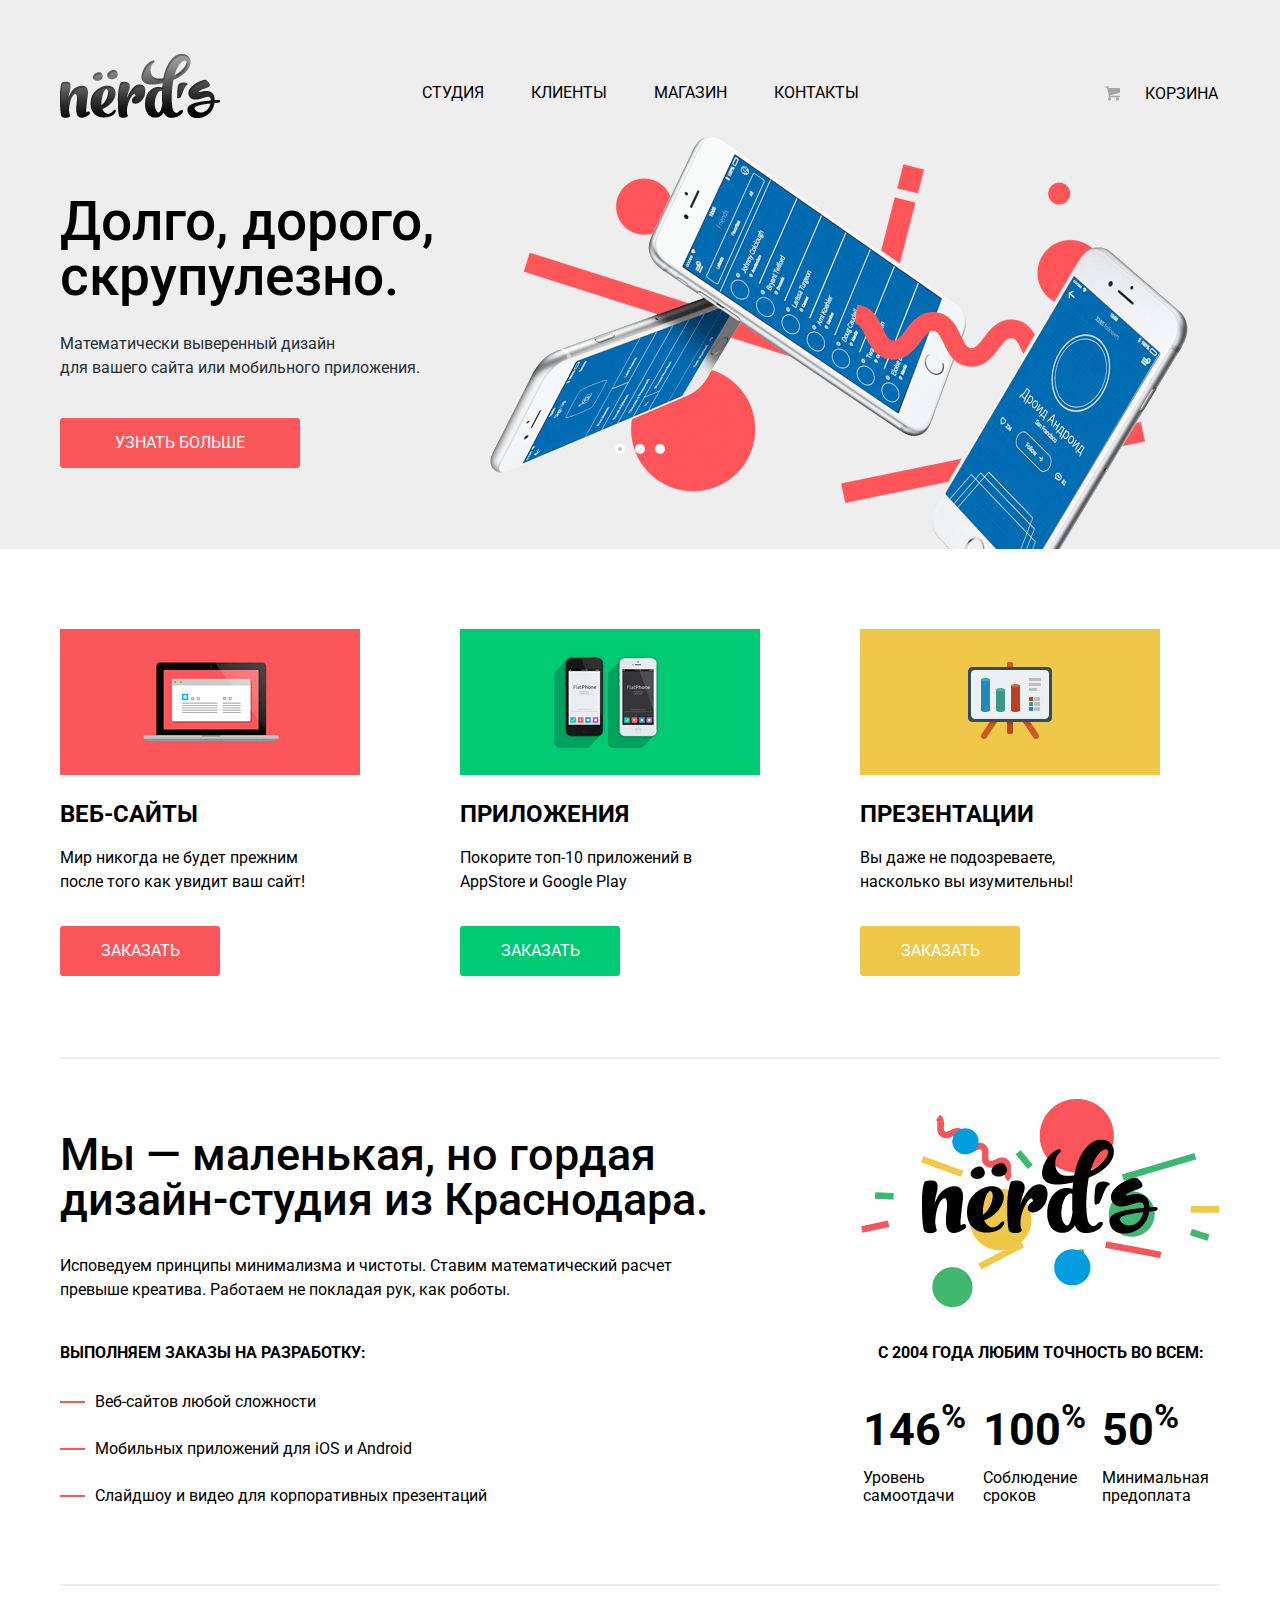
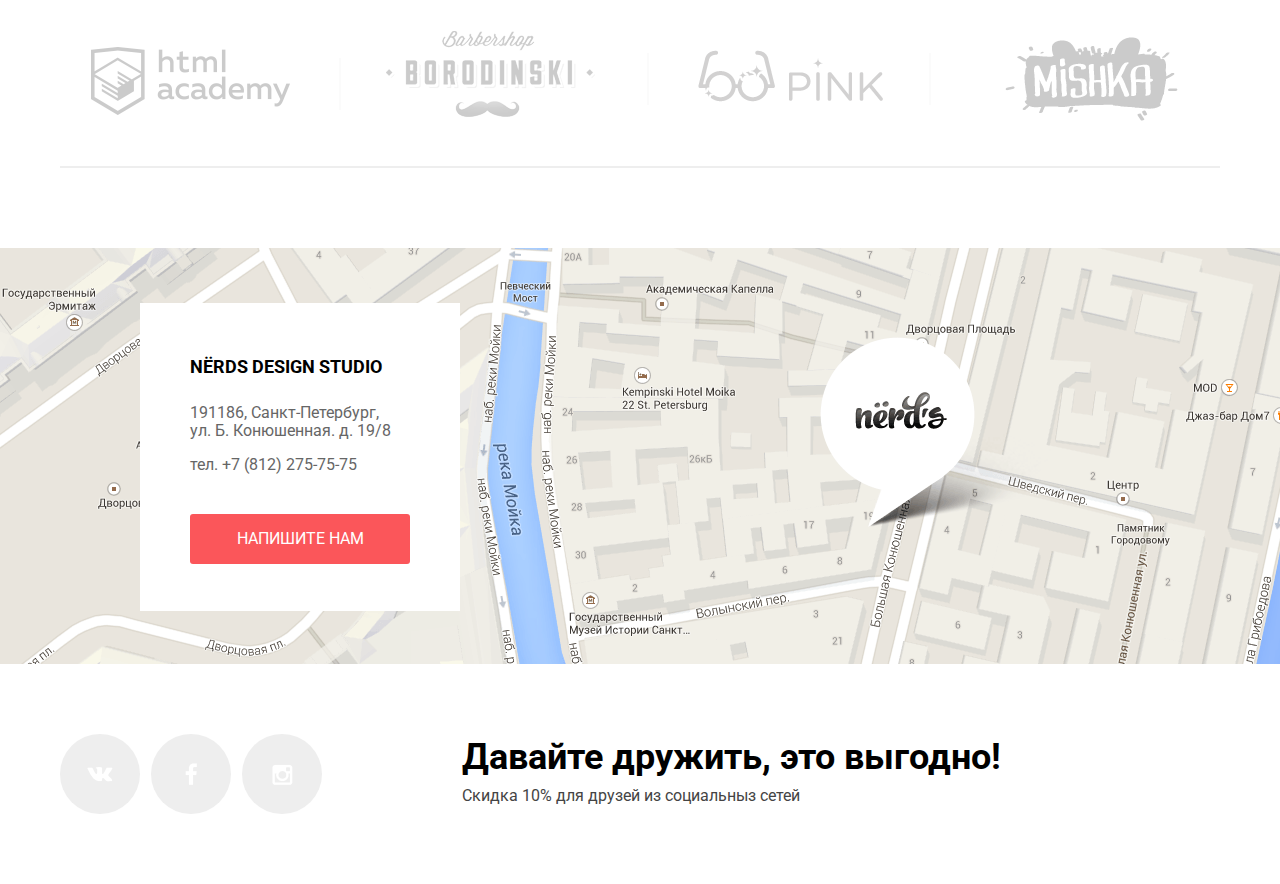
<file: index.html>
<!DOCTYPE html>
<html lang="ru">

<head>
    <meta charset="utf-8">
    <title>Nerds</title>
    <link rel="stylesheet" type="text/css" href="css/normalize.css">
    <link href="https://fonts.googleapis.com/css?family=Roboto:400,500,700" rel="stylesheet">
    <link rel="stylesheet" type="text/css" href="css/style.min.css">
</head>

<body>
    <!-- Header -->
    <header class="main-header">
        <div class="container clearfix">
            <div class="index-logo">
                <img src="img/nerds-logo.png" width="160" height="65" alt="«Nёrds»">
            </div>
            <nav class="main-navigation">
                <ul>
                    <li>
                        <a href="#">Студия</a>
                    </li>
                    <li>
                        <a href="#">Клиенты</a>
                    </li>
                    <li>
                        <a href="nerds-catalog.html">Магазин</a>
                    </li>
                    <li>
                        <a href="#">Контакты</a>
                    </li>
                </ul>
            </nav>
            <div class="user-block">
                <a class="basket" href="#"><span class="basket-icon"></span>Корзина</a>
            </div>
        </div>
    </header>
    <!-- Content -->
    <main>
        <!-- Slider -->
        <div class="slider-background">
            <section class="slider">
                <input type="radio" id="btn-1" name="toggle" checked>
                <input type="radio" id="btn-2" name="toggle">
                <input type="radio" id="btn-3" name="toggle">
                <div class="slider-controls">
                    <label for="btn-1"></label>
                    <label for="btn-2"></label>
                    <label for="btn-3"></label>
                </div>
                <!-- Slide-1 -->
                <div class="slides">
                    <div class="slide">
                        <div class="slide-text">
                            <b class="slide-title">Долго, дорого,<br> 
							скрупулезно.</b>
                            <p>Математически выверенный дизайн
                                <br> для вашего сайта или мобильного приложения.
                            </p>
                            <a class="btn slide-btn" href="#">Узнать больше</a>
                        </div>
                    </div>
                    <!-- Slide-2 -->
                    <div class="slide">
                        <div class="slide-text">
                            <b class="slide-title">Любим математику<br> 
							как никто другой</b>
                            <p>Никакого креатива, только математические формулы
                                <br> для расчета идеальных пропорций.</p>
                            <a class="btn slide-btn" href="#">Узнать больше</a>
                        </div>
                    </div>
                    <!-- Slide-3 -->
                    <div class="slide">
                        <div class="slide-text">
                            <b class="slide-title">Только ночь,<br> 
							только хардкор</b>
                            <p>Работать днем, как все? Мы против этого.
                                <br> Ближе к полуночи работа только начинается.</p>
                            <a class="btn slide-btn" href="#">Узнать больше</a>
                        </div>
                    </div>
                </div>
            </section>
        </div>
        <!-- Services -->
        <div class="services">
            <div class="container clearfix">
                <div class="service ser-1">
                    <h2 class="content-title">Веб-сайты</h2>
                    <p>Мир никогда не будет прежним после того как увидит ваш сайт!</p>
                    <a class="btn service-btn" href="#">Заказать</a>
                </div>
                <div class="service ser-2">
                    <h2 class="content-title">Приложения</h2>
                    <p>Покорите топ-10 приложений в AppStore и Google Play</p>
                    <a class="btn service-btn green" href="#">Заказать</a>
                </div>
                <div class="service ser-3">
                    <h2 class="content-title">Презентации</h2>
                    <p>Вы даже не подозреваете, насколько вы изумительны!</p>
                    <a class="btn service-btn orange" href="#">Заказать</a>
                </div>
            </div>
        </div>
        <!-- About_us Top -->
        <div class="container clearfix">
            <div class="about-us">
                <!-- About_us Top -->
                <div class="index-content-left">
                    <p>
                        <b class="about-us-promo-title">Мы — маленькая, но гордая<br>дизайн-студия из Краснодара.</b>
                    </p>
                    <p class="about-us-contant">Исповедуем принципы минимализма и чистоты. Ставим математический расчет превыше креатива. Работаем не покладая рук, как роботы.</p>
                    <div>
                        <h3 class="about-us-title">Выполняем заказы на разработку:</h3>
                        <ul>
                            <li>
                                Веб-сайтов любой сложности
                            </li>
                            <li>
                                Мобильных приложений для iOS и Android
                            </li>
                            <li>
                                Слайдшоу и видео для корпоративных презентаций
                            </li>
                        </ul>
                    </div>
                </div>
                <!-- About_us Bottom -->
                <div class="index-content-right">
                    <p class="about-us-title">С 2004 года любим точность во всем:</p>
                    <table>
                        <tr>
                            <th>146<sup>%</sup></th>
                            <th>100<sup>%</sup></th>
                            <th>50<sup>%</sup></th>
                        </tr>
                        <tr>
                            <td>Уровень самоотдачи</td>
                            <td>Соблюдение сроков</td>
                            <td>Минимальная предоплата</td>
                        </tr>
                    </table>
                </div>
            </div>
        </div>
        <!-- Partners -->
        <div class="container clearfix">
            <section class="partners">
                <div class="partner">
                    <a href="https://htmlacademy.ru/intensive/htmlcss"><img src="img/logo-1.png" width="199" height="68" alt="htmlacademy"></a>
                </div>
                <div class="partner">
                    <a href="#"><img src="img/logo-2.png" width="209" height="90" alt="Барбершоп «Бородинский»"></a>
                </div>
                <div class="partner">
                    <a href="#"><img src="img/logo-3.png" width="185" height="52" alt="Pink"></a>
                </div>
                <div class="partner">
                    <a href="#"><img src="img/logo-4.png" width="173" height="84" alt="Mishka"></a>
                </div>
            </section>
        </div>
        <!-- Map & contacts -->
        <div class="map">
            <!-- не формирует архив с iframe в html 
            <iframe src="https://api-maps.yandex.ua/frame/v1/-/C6uMzZ4w" width="1440" height="416" frameborder="0"></iframe>
             -->
            <div class="container">
                <div class="contacts">
                    <h4>Nёrds design studio</h4>
                    <p>191186, Санкт-Петербург,
                        <br> ул. Б. Конюшенная. д. 19/8</p>
                    <p>тел. +7 (812) 275-75-75</p>
                    <a class="btn contact-btn" href="#">Напишите нам</a>
                </div>
            </div>
        </div>
    </main>
    <!-- Footer -->
    <div class="container clearfix">
        <footer class="main-footer">
            <!-- Socials Left -->
            <section class="footer-social">
                <a class="social-btn social-btn-vk" href="#">Вконтакте</a>
                <a class="social-btn social-btn-fb" href="#">Фейсбук</a>
                <a class="social-btn social-btn-inst" href="#">Инстаграм</a>
            </section>
            <!-- Promo Center -->
            <section class="footer-promo">
                <b>Давайте дружить, это выгодно!</b>
                <p>Скидка 10% для друзей из социальныз сетей</p>
            </section>
        </footer>
    </div>
    <!-- Feedback form -->
    <div class="modal-content">
        <button class="modal-content-close" type="button" title="Закрыть">Закрыть</button>
        <p class="modal-content-title">Напишите нам</p>
        <form class="feedback-form" action="#" method="get">
            <p class="name">
                <label for="name">Ваше имя:</label>
                <input type="text" id="name" name="name" placeholder="Представьтесь, пожалуйста">
            </p>
            <p class="email">
                <label for="email">Ваш e-mail:</label>
                <input type="email" id="email" name="email" placeholder="Для отправки ответа">
            </p>
            <p class="message">
                <label for="message">Текст письма:</label>
                <textarea id="message" name="message" placeholder="В свободной форме"></textarea>
            </p>
            <div class="form-btn">
                <input type="submit" id="input-submit" name="feedback-submit" class="btn feedback-submit" value="Отправить">
            </div>
        </form>
    </div>
    <!-- JavaScript -->
    <!-- <script src="js/jquery.js"></script> -->
    <script src="js/script.min.js"></script>
</body>

</html>
</file>
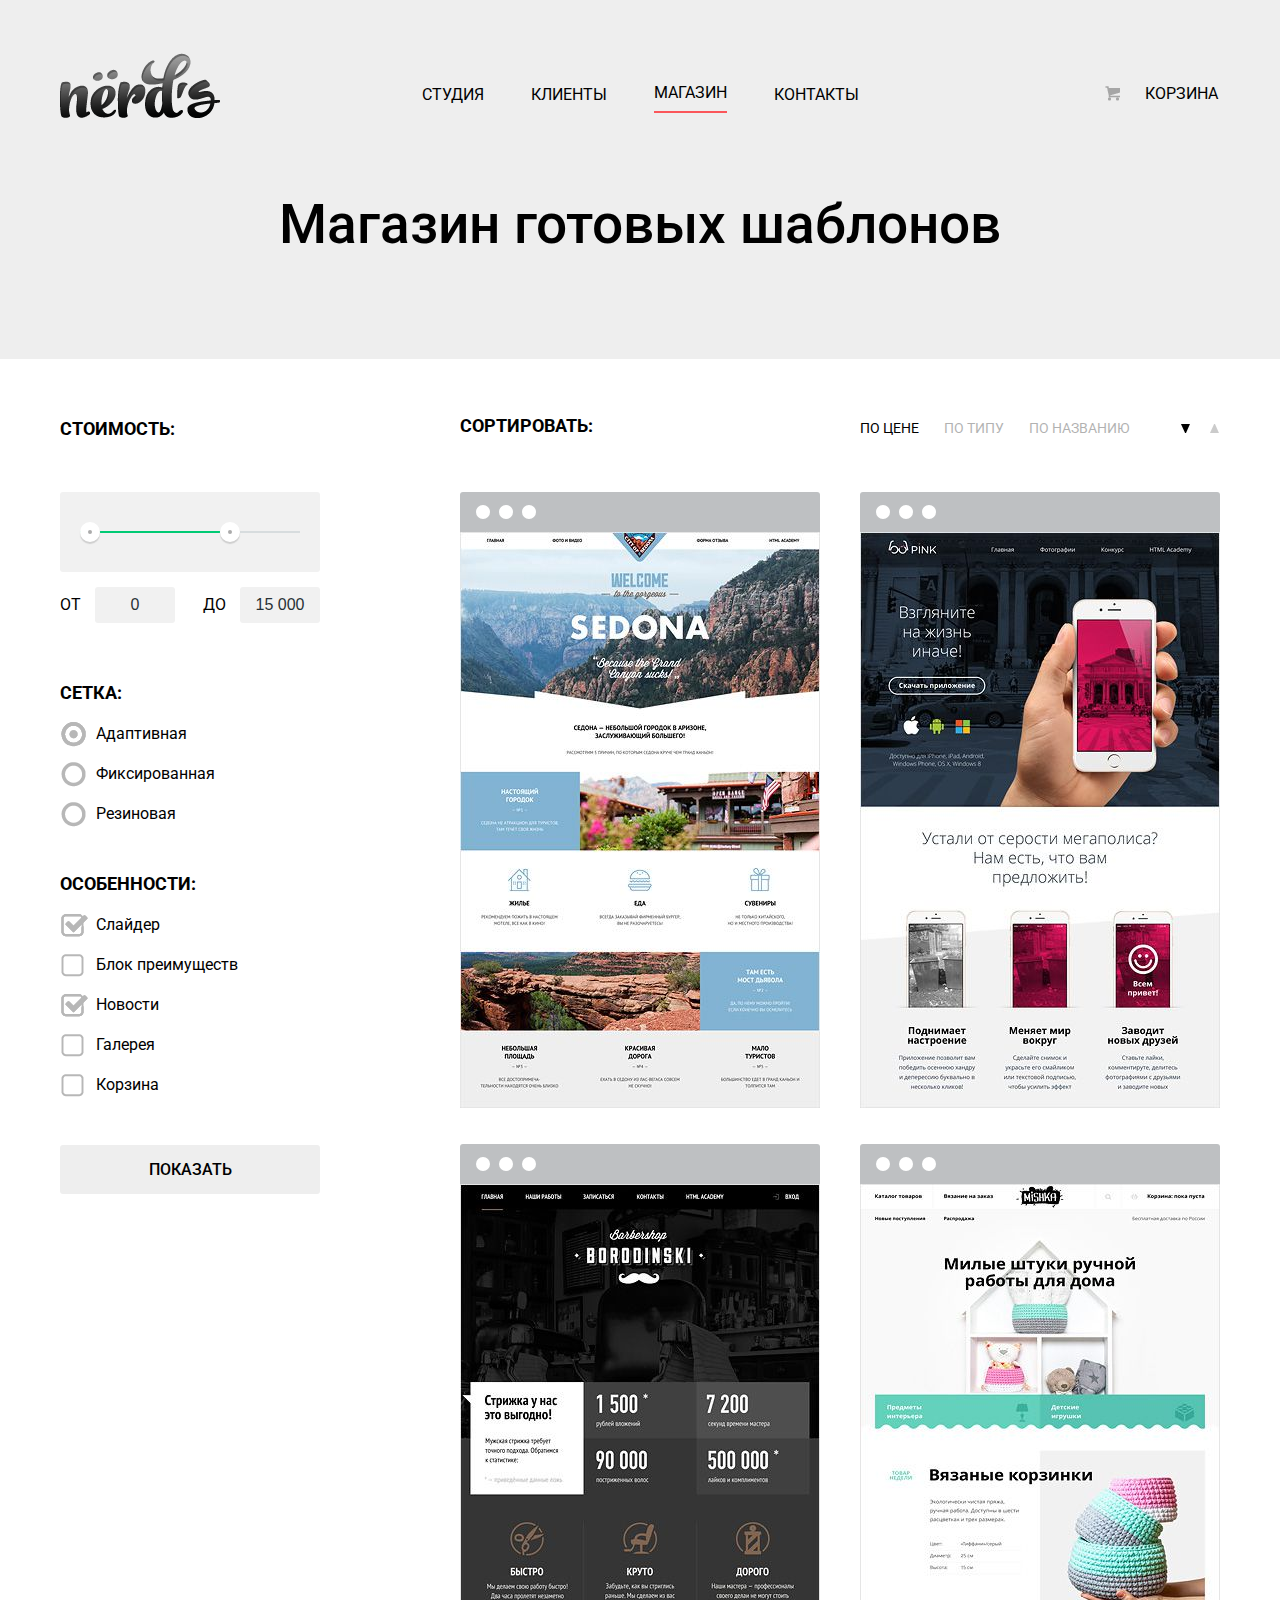
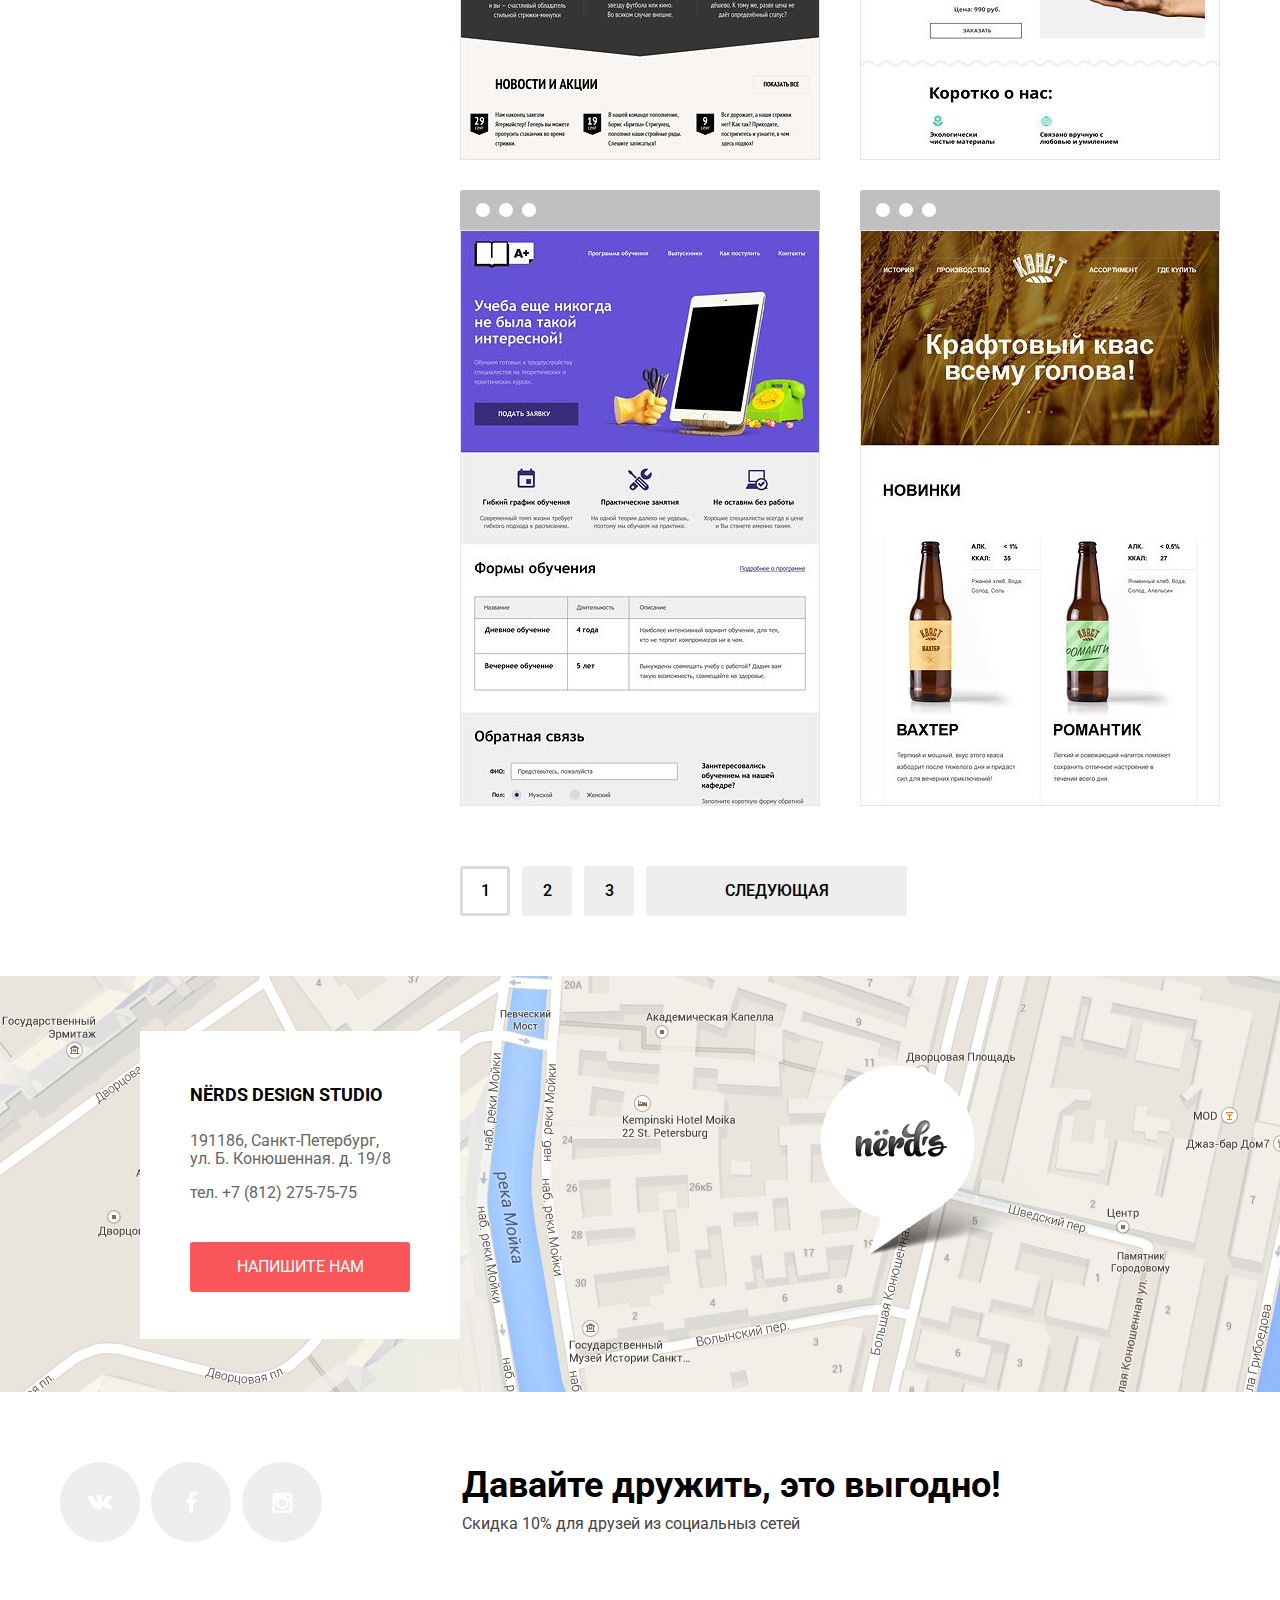
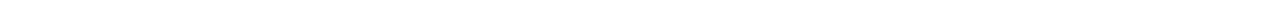
<file: nerds-catalog.html>
<!DOCTYPE html>
<html lang="ru">

<head>
    <meta charset="utf-8">
    <title>Каталог</title>
    <link rel="stylesheet" type="text/css" href="css/normalize.css">
    <link href="https://fonts.googleapis.com/css?family=Roboto:400,500,700" rel="stylesheet">
    <link rel="stylesheet" type="text/css" href="css/style.min.css">
</head>

<body>
    <!-- Header -->
    <header class="main-header">
        <div class="container clearfix">
            <div class="index-logo">
                <a href="index.html"><img src="img/nerds-logo.png" width="160" height="65" alt="«Nёrds»"></a>
            </div>
            <nav class="main-navigation">
                <ul>
                    <li>
                        <a href="#">Студия</a>
                    </li>
                    <li>
                        <a href="#">Клиенты</a>
                    </li>
                    <li>
                        <a class="active">Магазин</a>
                    </li>
                    <li>
                        <a href="#">Контакты</a>
                    </li>
                </ul>
            </nav>
            <div class="user-block">
                <a class="basket" href="#"><span class="basket-icon"></span>Корзина</a>
            </div>
        </div>
    </header>
    <!-- Content -->
    <main>
        <!-- Title -->
        <div class="catalog-title">
            <h1 class="main-title">Магазин готовых шаблонов</h1>
        </div>
        <div class="container clearfix">
            <div class="clearfix">
                <!-- Filter: Slider & Radio & Checkbox -->
                <div class="catalog-content-left">
                    <form action="form.php" method="get">
                        <!-- Slider -->
                        <p class="filter-title">Стоимость:</p>
                        <div class="range-filter">
                            <div class="range-controls">
                                <div class="scale">
                                    <div class="bar"></div>
                                </div>
                                <div class="toggle toggle-min"></div>
                                <div class="toggle toggle-max"></div>
                            </div>
                            <div class="price-controls">
                                <label class="min-price">от
                                    <input type="text" name="min-price" value="0">
                                </label>
                                <label class="max-price">до
                                    <input type="text" name="max-price" value="15 000">
                                </label>
                            </div>
                        </div>
                        <!-- Checkbox -->
                        <div class="filter-grid">
                            <p class="filter-title">Сетка:</p>
                            <p>
                                <label class="grid-radio">
                                    <input type="radio" name="radio-grid" checked>
                                    <span class="radio-indicator"></span> Адаптивная
                                </label>
                            </p>
                            <p>
                                <label class="grid-radio">
                                    <input type="radio" name="radio-grid">
                                    <span class="radio-indicator"></span> Фиксированная
                                </label>
                            </p>
                            <p>
                                <label class="grid-radio">
                                    <input type="radio" name="radio-grid">
                                    <span class="radio-indicator"></span> Резиновая
                                </label>
                            </p>
                        </div>
                        <!-- Checkbox -->
                        <div class="filter-specials">
                            <p class="filter-title">Особенности:</p>
                            <p>
                                <label class="specials-checkbox">
                                    <input type="checkbox" name="checkbox-1" checked>
                                    <span class="checkbox-indicator"></span> Слайдер
                                </label>
                            </p>
                            <p>
                                <label class="specials-checkbox">
                                    <input type="checkbox" name="checkbox-1">
                                    <span class="checkbox-indicator"></span> Блок преимуществ
                                </label>
                            </p>
                            <p>
                                <label class="specials-checkbox">
                                    <input type="checkbox" name="checkbox-1" checked>
                                    <span class="checkbox-indicator"></span> Новости
                                </label>
                            </p>
                            <p>
                                <label class="specials-checkbox">
                                    <input type="checkbox" name="checkbox-1">
                                    <span class="checkbox-indicator"></span> Галерея
                                </label>
                            </p>
                            <p>
                                <label class="specials-checkbox">
                                    <input type="checkbox" name="checkbox-1">
                                    <span class="checkbox-indicator"></span> Корзина
                                </label>
                            </p>
                            <input class="btn filter-btn" type="submit" value="Показать">
                        </div>
                    </form>
                </div>
                <div class="catalog-content-right">
                    <!-- Sorting-menu -->
                    <div class="sorting">
                        <p class="sorting-title">Сортировать:</p>
                        <ul>
                            <li>
                                <a class="active" href="#">По цене</a>
                            </li>
                            <li>
                                <a href="#">По типу</a>
                            </li>
                            <li>
                                <a href="#">По названию</a>
                            </li>
                        </ul>
                        <div class="sorting-control">
                            <a class="icon-down active" href="#">d</a>
                            <a class="icon-up" href="#">u</a>
                        </div>
                    </div>
                    <!-- Item cards -->
                    <div class="items">
                        <div class="item-card">
                            <div class="item-header">
                                <div class="boll boll-1"></div>
                                <div class="boll boll-2"></div>
                                <div class="boll boll-3"></div>
                            </div>
                            <img src="img/img-sedona.jpg" width="360" height="576" alt="Sedona">
                            <div class="detals">
                                <p class="item-title">
                                    <a href="#">Sedona</a>
                                </p>
                                <p class="item-content">Информационный сайт
                                    <br> для туристов</p>
                                <a class="btn price-btn" href="#">9 900 руб.</a>
                            </div>
                        </div>
                        <div class="item-card">
                            <div class="item-header">
                                <div class="boll boll-1"></div>
                                <div class="boll boll-2"></div>
                                <div class="boll boll-3"></div>
                            </div>
                            <img src="img/img-pink.jpg" width="360" height="576" alt="Pink App">
                            <div class="detals">
                                <p class="item-title">
                                    <a href="#">Pink App</a>
                                </p>
                                <p class="item-content">Продуктовый лендинг приложения для iOS и Android</p>
                                <a class="btn price-btn" href="#">9 900 руб.</a>
                            </div>
                        </div>
                        <div class="item-card margin">
                            <div class="item-header">
                                <div class="boll boll-1"></div>
                                <div class="boll boll-2"></div>
                                <div class="boll boll-3"></div>
                            </div>
                            <img src="img/img-barbershop.jpg" width="360" height="576" alt="Barbershop">
                            <div class="detals">
                                <p class="item-title">
                                    <a href="#">Barbershop</a>
                                </p>
                                <p class="item-content">Сайт салоны красоты.
                                    <br> Для мужчин, да.</p>
                                <a class="btn price-btn" href="#">9 900 руб.</a>
                            </div>
                        </div>
                        <div class="item-card margin">
                            <div class="item-header">
                                <div class="boll boll-1"></div>
                                <div class="boll boll-2"></div>
                                <div class="boll boll-3"></div>
                            </div>
                            <img src="img/img-mishka.jpg" width="360" height="576" alt="MISHKA">
                            <div class="detals">
                                <p class="item-title">
                                    <a href="#">MISHKA</a>
                                </p>
                                <p class="item-content">Интернет-магазин
                                    <br> вязаных игрушек</p>
                                <a class="btn price-btn" href="#">9 900 руб.</a>
                            </div>
                        </div>
                        <div class="item-card">
                            <div class="item-header">
                                <div class="boll boll-1"></div>
                                <div class="boll boll-2"></div>
                                <div class="boll boll-3"></div>
                            </div>
                            <img src="img/img-aplus.jpg" width="360" height="576" alt="A Plus">
                            <div class="detals">
                                <p class="item-title">
                                    <a href="#">A Plus</a>
                                </p>
                                <p class="item-content">Лендинг курсов повышения квалификации</p>
                                <a class="btn price-btn" href="#">9 900 руб.</a>
                            </div>
                        </div>
                        <div class="item-card">
                            <div class="item-header">
                                <div class="boll boll-1"></div>
                                <div class="boll boll-2"></div>
                                <div class="boll boll-3"></div>
                            </div>
                            <img src="img/img-kvast.jpg" width="360" height="576" alt="КВАСТ">
                            <div class="detals">
                                <p class="item-title">
                                    <a href="#">КВАСТ</a>
                                </p>
                                <p class="item-content">Промо-сайт производителя крафтового кваса</p>
                                <a class="btn price-btn" href="#">9 900 руб.</a>
                            </div>
                        </div>
                    </div>
                </div>
            </div>
            <!-- Pagination -->
            <div class="pagination">
                <a class="active">1</a>
                <a href="#">2</a>
                <a href="#">3</a>
                <a class="next" href="#">Следующая</a>
            </div>
        </div>
    </main>
    <!-- Map & contacts -->
    <div class="map">
        <!-- не формирует архив с iframe в html 
            <iframe src="https://api-maps.yandex.ua/frame/v1/-/C6uMzZ4w" width="1440" height="416" frameborder="0"></iframe>
             -->
        <div class="contacts">
            <h4>Nёrds design studio</h4>
            <p>191186, Санкт-Петербург,
                <br> ул. Б. Конюшенная. д. 19/8</p>
            <p>тел. +7 (812) 275-75-75</p>
            <a class="btn contact-btn" href="#">Напишите нам</a>
        </div>
    </div>
    <!-- Footer -->
    <footer class="main-footer">
        <div class="container clearfix">
            <!-- Socials Left -->
            <section class="footer-social">
                <a class="social-btn social-btn-vk" href="#">Вконтакте</a>
                <a class="social-btn social-btn-fb" href="#">Фейсбук</a>
                <a class="social-btn social-btn-inst" href="#">Инстаграм</a>
            </section>
            <!-- Promo Center -->
            <section class="footer-promo">
                <b>Давайте дружить, это выгодно!</b>
                <p>Скидка 10% для друзей из социальныз сетей</p>
            </section>
        </div>
    </footer>
    <!-- Feedback form -->
    <div class="modal-content">
        <button class="modal-content-close" type="button" title="Закрыть">Закрыть</button>
        <p class="modal-content-title">Напишите нам</p>
        <form class="feedback-form" action="#" method="get">
            <p class="name">
                <label for="name">Ваше имя:</label>
                <input type="text" id="name" name="name" placeholder="Представьтесь, пожалуйста">
            </p>
            <p class="email">
                <label for="email">Ваш e-mail:</label>
                <input type="email" id="email" name="email" placeholder="Для отправки ответа">
            </p>
            <p class="message">
                <label for="message">Текст письма:</label>
                <textarea id="message" name="message" placeholder="В свободной форме"></textarea>
            </p>
            <div class="form-btn">
                <input type="submit" id="input-submit" name="feedback-submit" class="btn feedback-submit" value="Отправить">
            </div>
        </form>
    </div>
    <!-- JavaScript -->
    <!-- <script src="js/jquery.js"></script> -->
    <script src="js/script.min.js"></script>
</body>

</html>
</file>
<file: css/style.min.css>
body,html{margin:0;padding:0}body{min-width:1200px;font-size:16px;line-height:24px;font-weight:400;color:#000;font-family:"Roboto","Arial",sans-serif}.clearfix::after{content:"";display:table;clear:both}.container{width:1160px;margin:0 auto}.main-header{background-color:#eee;margin:0 auto}.index-logo{float:left;margin-top:53px}.index-logo a:hover{opacity:.8}.index-logo a:active{opacity:.3}.main-navigation{float:left;width:600px;margin-top:65px;margin-left:202px;text-transform:uppercase}.main-navigation ul{padding:0}.main-navigation li{display:inline-block;vertical-align:bottom;margin-right:43px;margin-bottom:20px}.main-navigation li a,.user-block a{font-size:16px;font-weight:30px;color:#000;text-decoration:none}.main-navigation li a{display:block;padding-bottom:6px}.main-navigation a:hover{color:#fb565a}.main-navigation a:active{color:#000;opacity:.3}.main-navigation a.active{border-bottom:2px solid #fb565a}.user-block a{float:right;position:relative;top:82px;right:5px;max-width:70px;text-transform:uppercase}.user-block a:hover{color:#fb565a}.user-block a:active{color:#000;opacity:.3}.basket-icon{position:absolute;left:-40px;top:4px;width:20px;height:20px;background:url(../img/cart-icon.png) no-repeat 0 0}.slider-background{background:#eee;margin-top:-23px;margin-bottom:80px}.slider{position:relative;width:1160px;min-height:425px;margin:0 auto}.slider input[type=radio]{position:absolute;opacity:0}.slider-controls{position:absolute;bottom:95px;left:50%;width:200px;height:10px;margin-left:-100px;text-align:center;z-index:1000}.slider-controls label{display:inline-block;vertical-align:top;width:4px;height:4px;margin:0 3px;background:#fff;border:3px solid #fff;border-radius:50%;cursor:pointer}#btn-1:checked~.slider-controls label[for=btn-1],#btn-2:checked~.slider-controls label[for=btn-2],#btn-3:checked~.slider-controls label[for=btn-3]{background:#c1c1c1}.slide{position:absolute;top:0;left:0;width:100%;min-height:100%;overflow:hidden}.slide-text{padding-top:70px}.slide-title{font-size:55px;line-height:55px;font-weight:500}.slides p{width:420px;padding:12px 0;color:#283136}.slide:nth-child(1){background:url(../img/slide1.png) no-repeat 93% 12px}.slide:nth-child(2){background:url(../img/slide2.png) no-repeat 93% 0}.slide:nth-child(3){background:url(../img/slide3.png) no-repeat 93% 17px}.grid-radio input[type=radio],.slide,.specials-checkbox input[type=checkbox]{display:none}#btn-1:checked~.slides .slide:nth-child(1),#btn-2:checked~.slides .slide:nth-child(2),#btn-3:checked~.slides .slide:nth-child(3){display:block}.btn{display:block;padding:13px 0;font-size:16px;text-transform:uppercase;text-align:center;text-decoration:none;font-weight:400;color:#fff;background:#fb565a;border-radius:3px}.slide-btn{width:240px;margin-top:26px}.slide-btn:hover{background-color:#e74246}.slide-btn:active{background-color:#d7373b;box-shadow:inset 0 3px 0 rgba(0,1,1,.1)}.service{float:left;width:300px;min-height:270px;margin-left:100px}.service:first-child{margin-left:0}.ser-1{background:url(../img/illustration-1.png) no-repeat 0 0}.ser-1,.ser-2,.ser-3{padding-top:158px}.ser-2{background:url(../img/illustration-2.png) no-repeat 0 0}.ser-3{background:url(../img/illustration-3.png) no-repeat 0 0}.content-title{margin-top:12px;margin-bottom:1px;font-size:24px;line-height:30px;font-weight:700;text-transform:uppercase}.services p{display:inline-block;vertical-align:bottom;max-width:260px;margin-bottom:32px}.service-btn{width:160px}.service-btn:hover{background-color:#e74246}.service-btn:active{background-color:#d7373b;box-shadow:inset 0 3px 0 rgba(0,1,1,.1)}.green{background-color:#00ca74}.green:hover{background-color:#00bc6c}.green:active{background-color:#00aa62;box-shadow:inset 0 3px 0 rgba(0,1,1,.1)}.orange{background-color:#efc84a}.orange:hover{background-color:#eab534}.orange:active{background-color:#e5a722;box-shadow:inset 0 3px 0 rgba(0,1,1,.1)}.about-us{border-top:2px solid #eee;min-height:525px}.index-content-left{float:left;width:680px;padding-top:57px;padding-bottom:40px}.about-us-promo-title{float:left;min-height:120px;font-size:45px;line-height:45px;font-weight:500}.about-us-contant{float:left;min-height:60px;margin-top:2px;margin-bottom:27px}.about-us li{padding-left:35px;margin-top:-5px;margin-left:-40px;line-height:52px;list-style:none;background:url(../img/list-style.png) no-repeat left center}.index-content-right{float:right;width:360px;padding-top:226px;margin-top:40px;background:url(../img/nerds-illustration.png) no-repeat 0 0}.about-us-title{font-size:16px;line-height:24px;font-weight:700;text-transform:uppercase}.index-content-right p{padding-left:18px}.about-us table{margin-top:27px}.about-us th{padding-right:10px;font-size:45px;line-height:70px;text-align:left}.about-us td{font-size:16px;line-height:18px;font-weight:400}.partners{display:table;width:1160px;min-height:90px;padding:43px 0 30px;margin-bottom:80px;border-top:2px solid #eee;border-bottom:2px solid #eee}.partner{position:relative;top:2px;left:-20px;display:table-cell;vertical-align:middle;text-align:center;padding:5px 0;opacity:.2}.partner:nth-child(2){top:-3px;left:-29px}.partner:nth-child(3){top:-3px;left:-27px}.partner:last-child{top:0;left:2px}.grid-radio:hover input[type=radio]+.radio-indicator,.partner:hover,.specials-checkbox:hover input[type=checkbox]+.checkbox-indicator{opacity:1}.partner:active{opacity:.1}.partner:not(:last-child)::after{content:"";position:absolute;top:25%;right:0;background:url(../img/div.png) no-repeat;width:2px;height:52px;opacity:10}.catalog-title{display:block;min-height:200px;padding:5px;margin:0 auto 37px;background-color:#eee}.catalog-title h1{padding-top:21px;font-size:55px;font-weight:500;text-align:center}.catalog-content-left{float:left;width:260px;min-height:850px;margin-right:100px}.filter-title{font-size:18px;line-height:30px;font-weight:700;text-transform:uppercase}.range-filter{min-height:140px;margin-top:25px;margin-bottom:46px}.range-controls{position:relative;height:41px;padding-top:39px;padding-right:20px;padding-left:20px;margin-top:48px;margin-bottom:15px;border-radius:3px;background:#f1f1f1}.range-controls .scale{height:2px;background:#d7dcde}.range-controls .bar{width:140px;height:2px;background:#00ca74}.range-controls .toggle{position:absolute;top:30px;left:0;width:4px;height:4px;cursor:pointer;border:8px solid #fff;border-radius:50%;background:#ababab;box-shadow:0 2px 1px 0 #cfcfcf}.range-controls .toggle-min{left:20px}.range-controls .toggle-max{left:160px}.price-controls{margin-top:5px;font-size:0}.price-controls label{display:inline-block;vertical-align:top;width:50%;font-size:16px}.max-price,.min-price{text-transform:uppercase}.max-price{text-align:right}.price-controls input{width:60px;padding:9px 10px;margin-left:10px;font-size:16px;text-align:center;color:#283136;border:0;border-radius:3px;background:#f1f1f1}.filter-grid,.filter-specials{width:180px}.filter-grid label{font-weight:400}.filter-grid{min-height:140px;margin-bottom:39px}.grid-radio{position:relative;top:-4px;padding-left:36px;cursor:pointer}.grid-radio input[type=radio]+.radio-indicator{position:absolute;top:-2px;left:1px;width:25px;height:25px;background:url(../img/radio-off.png) no-repeat;opacity:.4}.grid-radio input[type=radio]:checked+.radio-indicator::after,.grid-radio input[type=radio]:checked+.radio-indicator::before{content:"";position:absolute;left:0;width:27px;height:23px;background:url(../img/radio-on.png) no-repeat}.filter-specials{min-height:220px}.specials-checkbox{position:relative;top:-4px;padding-left:36px;cursor:pointer}.specials-checkbox input[type=checkbox]+.checkbox-indicator{position:absolute;top:-1px;left:1px;width:23px;height:23px;background:url(../img/checkbox-off.png) no-repeat;opacity:.4}.specials-checkbox input[type=checkbox]:checked+.checkbox-indicator::after,.specials-checkbox input[type=checkbox]:checked+.checkbox-indicator::before{content:"";position:absolute;left:0;width:27px;height:23px;background:url(../img/checkbox-on.png) no-repeat}.filter-btn{width:260px;padding:15px 0;margin-top:44px;font-size:16px;font-family:"Roboto","Arial",sans-serif;color:#000;font-weight:500;background-color:#eee;border:0;outline:0}.filter-btn:hover{background-color:#dfdfdf;border:0}.filter-btn:active{background-color:#d5d5d5;box-shadow:inset 0 3px 0 rgba(0,1,1,.1);border:0}.catalog-content-right{width:760px;float:right}.sorting{display:inline-block;vertical-align:top;width:760px;margin-bottom:36px}.sorting ul,.sorting-title{float:left;text-transform:uppercase}.sorting-title{width:400px;font-size:18px;font-weight:700}.sorting ul{padding-left:0;margin-top:20px;font-size:14px;font-weight:400;font-family:"Roboto","Arial",sans-serif}.sorting li a{display:block;margin-right:22px;text-decoration:none;color:#000;opacity:.3}.sorting li{display:inline-block;vertical-align:top}.sorting a:hover{opacity:.6}.sorting a.active,.sorting a:active{opacity:1}.sorting-control{float:right;position:relative;top:20px;width:45px;min-height:15px}.icon-down,.icon-up{position:absolute;top:7px;left:5px;width:10px;height:10px;background:url(../img/sort-down.png) no-repeat 1px 1px;text-indent:-9999px;opacity:.2}.icon-up{left:34px;background:url(../img/sort-up.png) no-repeat 1px 1px}.icon-down:hover,.icon-up:hover{opacity:.4}.icon-down.active,.icon-down:active,.icon-up:active{opacity:1}.items{width:760px}.item-card{position:relative;float:left;width:360px;height:616px;margin:0 40px 36px 0}.margin{margin-bottom:30px}.item-card img{vertical-align:bottom}.item-card:nth-child(2n){margin-right:0}.item-header{position:relative;top:0;width:360px;height:40px;background-color:#bec0c2;border-radius:3px 3px 0 0}.boll{position:absolute;top:13px;display:inline-block;width:14px;height:14px;background-color:#fff;border-radius:50%}.boll-1{left:16px}.boll-2{left:39px}.boll-3{left:62px}.detals{display:none;position:absolute;left:0;bottom:0;width:360px;min-height:230px;max-height:576px;background-color:#f1f1f1}.detals a{font-size:18px;line-height:30px;font-weight:700;text-transform:uppercase;text-decoration:none;color:#000;font-family:"Roboto","Arial",sans-serif}.item-card:hover{box-shadow:0 8px 30px gray;cursor:pointer}.item-card:hover .item-header{background-color:#747a7a}.item-card:hover .detals{display:inline-block;vertical-align:bottom;text-align:center}.item-title{display:block;margin-top:26px}.item-content{display:block;width:230px;min-height:38px;max-height:400px;margin:0 auto 27px;font-size:16px;line-height:18px;font-weight:400;color:#666;font-family:"Roboto","Arial",sans-serif;overflow:auto}.detals a.price-btn,.pagination a{font-size:16px;font-weight:500;text-transform:uppercase}.detals a.price-btn{line-height:18px;padding:16px 0;color:#fff}.price-btn{display:inline-block;vertical-align:bottom;width:200px;margin-bottom:43px}.price-btn:hover{background-color:#e74246}.price-btn:active{background-color:#d7373b;box-shadow:inset 0 3px 0 rgba(0,1,1,.1)}.pagination{float:left;width:760px;margin-top:24px;margin-left:400px;margin-bottom:60px}.pagination a{display:inline-block;vertical-align:bottom;min-width:44px;max-height:48px;padding:13px 3px;margin-right:8px;text-decoration:none;text-align:center;color:#000;border-radius:3px}.pagination a:hover{background-color:#dfdfdf}.pagination a:active{background-color:#d5d5d5;box-shadow:inset 0 3px 0 rgba(0,1,1,.1);color:rgba(0,0,0,.3)}.pagination .next{min-width:255px}.pagination a.active{width:44px;padding:10px 0;border:3px solid #dbdbdb;border-radius:3px;background-color:#fff}.map,.map iframe{width:1440px;height:416px}.map{margin:0 auto;background:#eae8e1 url(../img/map.png) no-repeat 50%;position:relative}.map iframe{position:absolute;top:0;left:0}.contacts{position:absolute;top:55px;left:140px;width:270px;min-height:280px;padding-top:28px;padding-left:50px;background-color:#fff}.contacts h4{font-size:18px;margin-bottom:25px;font-weight:700;text-transform:uppercase}.contacts p{line-height:18px;color:#666}.contact-btn{width:220px;margin-top:40px;margin-bottom:40px}.contact-btn:hover{background-color:#e74246}.contact-btn:active{background-color:#d7373b;box-shadow:inset 0 3px 0 rgba(0,1,1,.1)}.main-footer{min-height:150px;padding-top:70px}.footer-social{float:left;min-width:260px;min-height:80px;margin-right:140px;line-height:middle}.footer-social a,.pagination a{background-color:#eee}.social-btn{display:inline-block;vertical-align:middle;width:80px;height:80px;margin-right:7px;text-indent:-9999px;border-radius:50%}.social-btn:last-child{margin-right:0}.social-btn-vk{background:url(../img/vk-icon.png) no-repeat 50% 50%}.social-btn-fb{background:url(../img/fb-icon.png) no-repeat 50% 50%}.social-btn-inst{background:url(../img/insta-icon.png) no-repeat 50% 50%}.social-btn:hover{background-color:#e74246}.social-btn:active{box-shadow:inset 0 3px 0 rgba(0,1,1,.1)}.social-btn-vk:active{background:#d7373b url(../img/vk-icon-2.png) no-repeat 50% 50%}.social-btn-fb:active{background:#d7373b url(../img/fb-icon-2.png) no-repeat 50% 50%}.social-btn-inst:active{background:#d7373b url(../img/insta-icon-2.png) no-repeat 50% 50%}.footer-promo{float:left;min-width:560px;min-height:80px;padding-top:11px}.footer-promo b{font-size:36px;font-weight:700}.footer-promo p{line-height:8px;color:#444}.modal-content{display:none;position:fixed;bottom:170px;left:50%;width:760px;margin-left:-460px;padding:67px 100px;color:#000;background:#fff;box-shadow:0 30px 50px rgba(0,0,0,.7)}@keyframes bounce{0%{transform:translateY(-2000px)}70%{transform:translateY(30px)}90%{transform:translateY(-10px)}to{transform:translateY(0)}}@keyframes shake{0%,10%,20%,30%,40% 60%,50%,70%,80%,90%,to{transform:translateX(0)}}.modal-content-show{display:block;animation-name:bounce;animation-duration:.6s}.modal-error{animation-name:shake;animation-duration:.6s}.modal-content-close{position:absolute;top:80px;right:90px;width:22px;height:22px;font-size:0;border:0;cursor:pointer;background-color:#fff;opacity:.3;outline:0}.modal-content-close:hover{opacity:1}.modal-content-close:active{opacity:.1;outline:0}.modal-content-close::after,.modal-content-close::before{content:"";position:absolute;top:6px;right:-3px;width:26px;height:5px;background-color:#e74246;border-radius:1px}.modal-content-close::before{transform:rotate(45deg)}.modal-content-close::after{transform:rotate(-45deg)}.modal-content-title{margin:0 0 21px;font-size:45px;line-height:45px;font-weight:500;font-family:"Roboto","Arial",sans-serif}.email,.name{display:inline-block;vertical-align:top;width:300px;margin-right:40px;margin-bottom:15px}.email{margin-left:57px}.email label,.message label,.name label{font-weight:700}.email input[type=email],.message textarea[id=message],.name input[type=text]{margin-top:7px;font-size:16px;line-height:18px;color:#444;font-family:"Roboto","Arial",sans-serif;border:2px solid #d7dcde;border-radius:4px}.email input[type=email],.name input[type=text]{width:327px;padding:13px;outline:0}.form-btn input[type=submit]{outline:0;border:0}.message label{display:inline-block;vertical-align:top;min-width:200px}.message textarea[id=message]{display:inline-block;vertical-align:top;width:730px;min-height:88px;padding:13px;outline:0}.email input:focus,.message textarea:focus,.name input:focus{border:2px solid #000}.email input:invalid,.name input:invalid{border-color:#e74246;color:#e74246}.feedback-submit{width:260px;padding:15px 0;margin-top:45px;margin-bottom:20px;cursor:pointer}.feedback-submit:hover{background-color:#e74246}.feedback-submit:active{background-color:#d7373b;box-shadow:inset 0 3px 0 rgba(0,1,1,.1)}
</file>
